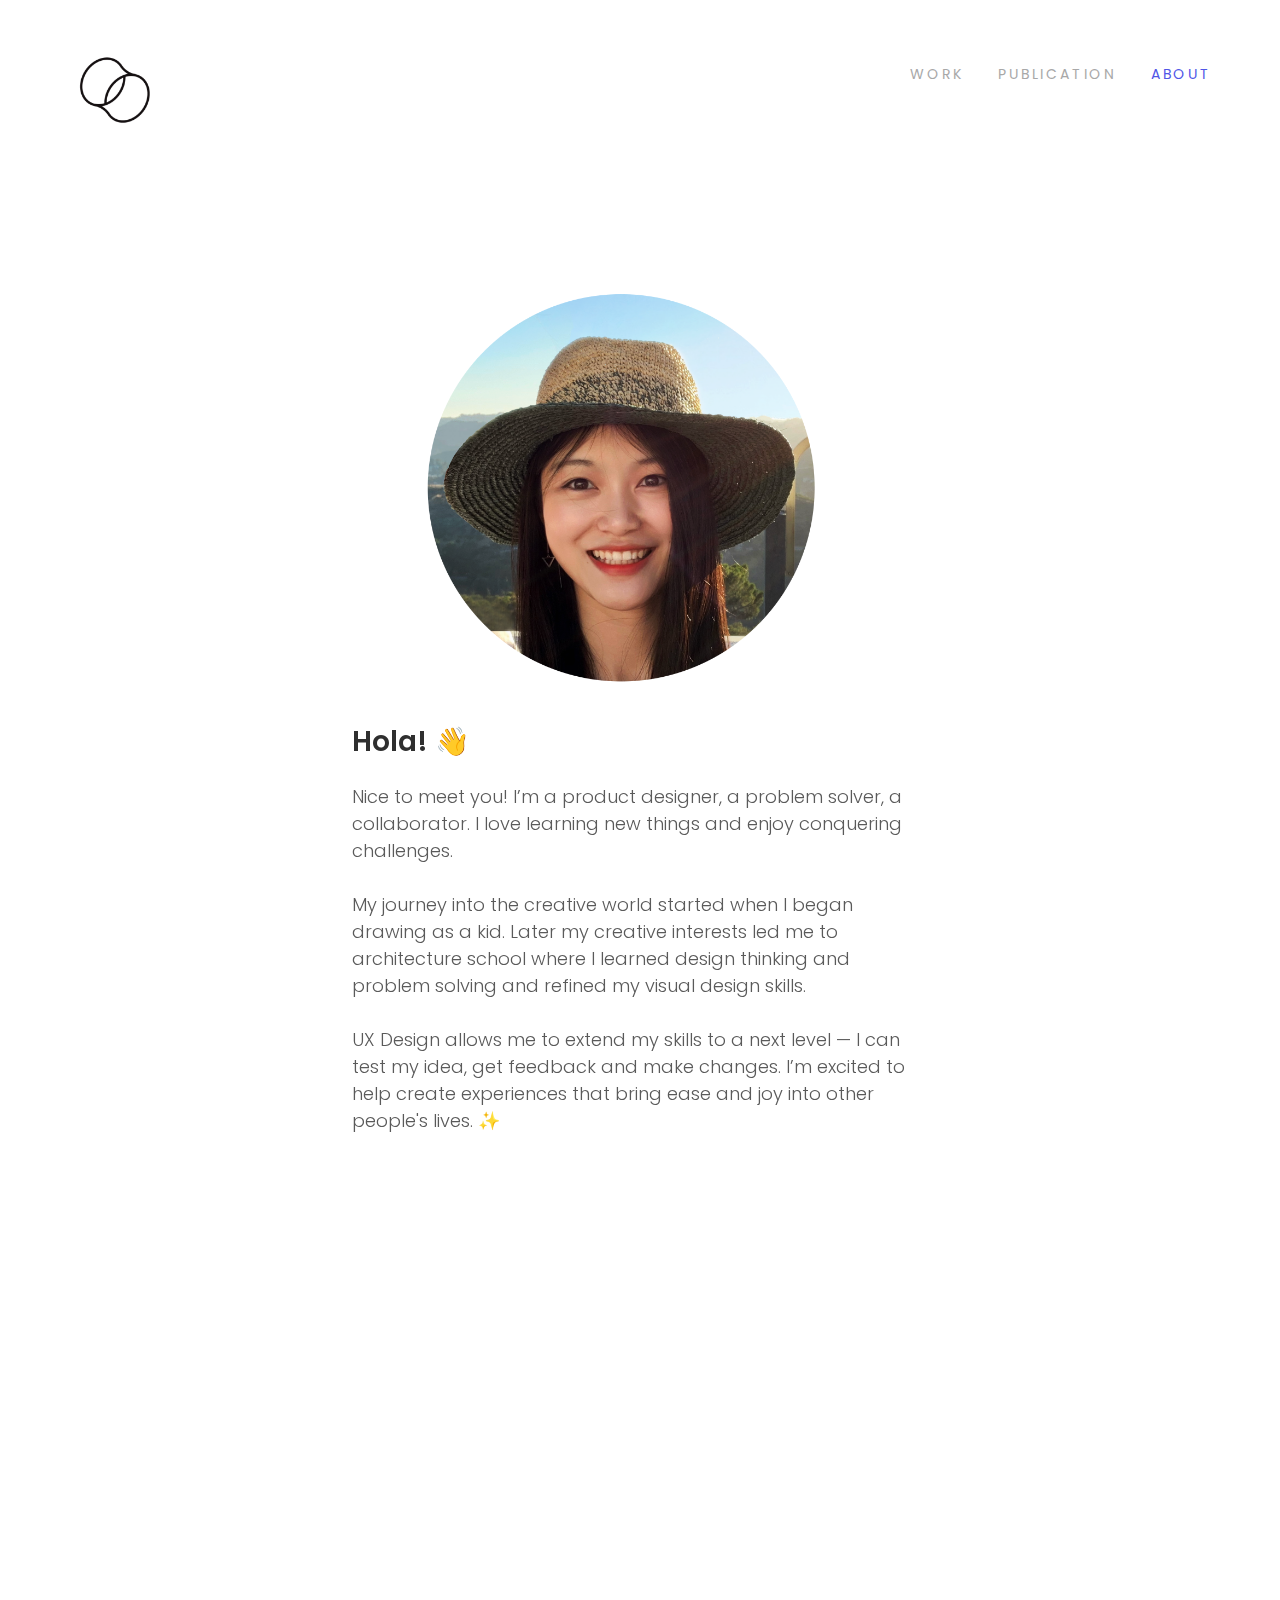
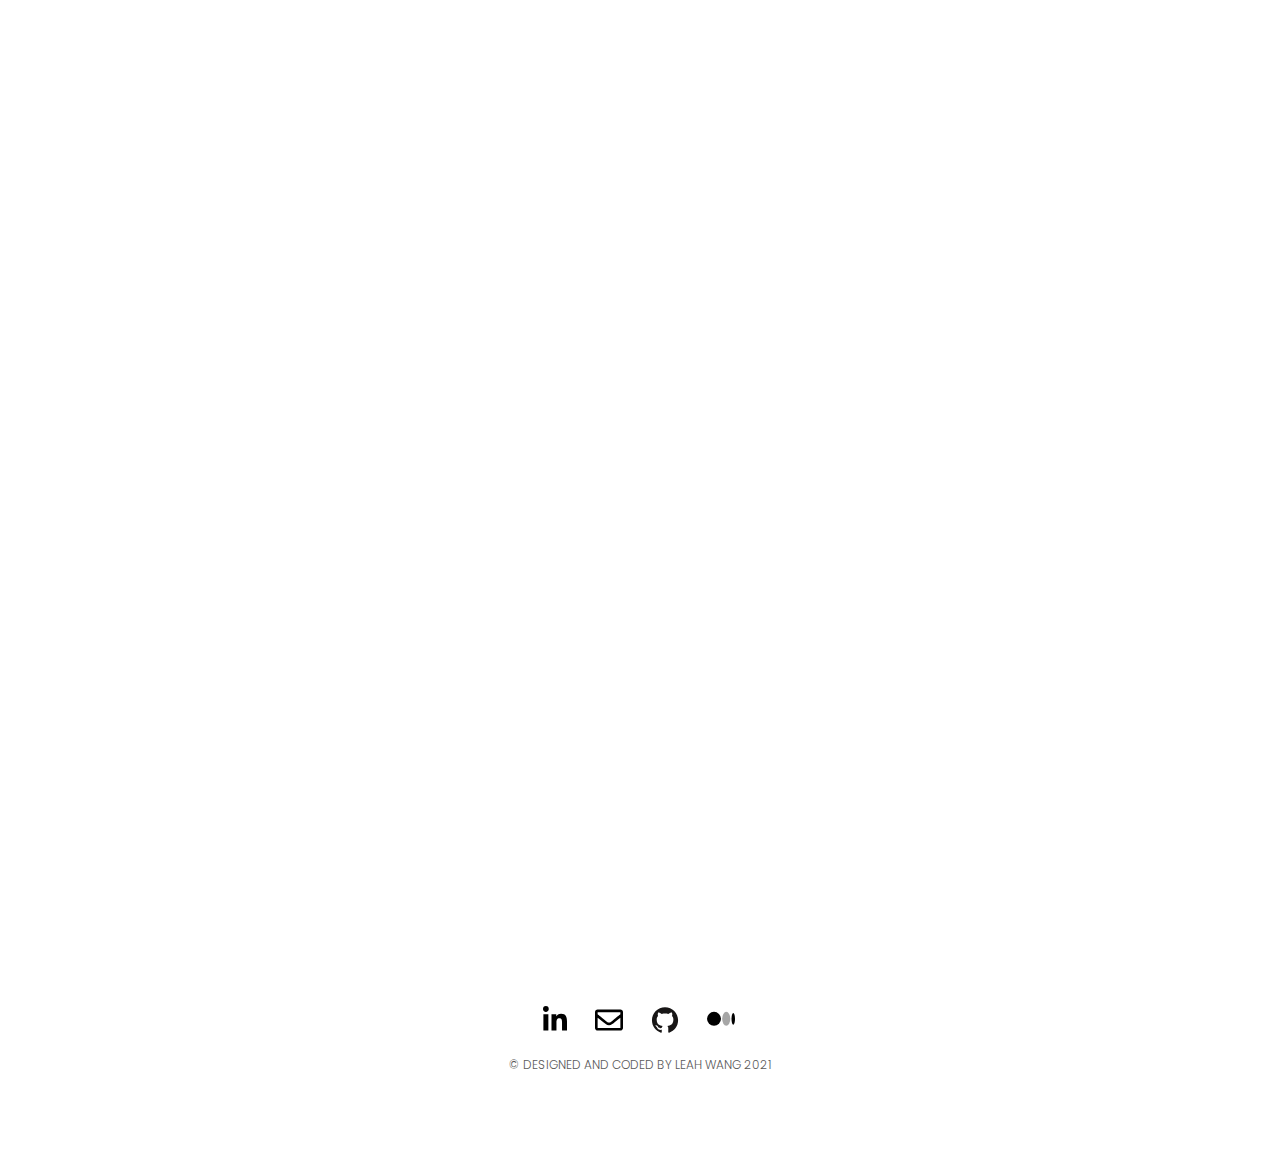
<file: about-responsive.html>
<!DOCTYPE html>
<meta charset="UTF-8">
<html>

<head>
    <title>About me</title>
    <link rel="stylesheet" href="about-responsive.css">
    <link href="https://fonts.googleapis.com/css2?family=Poppins:wght@300;400;600&display=swap" rel="stylesheet">
    <link href="https://fonts.googleapis.com/css2?family=Lato:ital,wght@0,300;0,400;0,700;1,400&display=swap" rel="stylesheet">
    <link rel="preconnect" href="https://fonts.gstatic.com">
    <link href="https://fonts.googleapis.com/css2?family=Ubuntu:wght@400;500;700&display=swap" rel="stylesheet">
    <link href="https://fonts.googleapis.com/css2?family=Source+Sans+Pro:wght@400;600;700&display=swap" rel="stylesheet">
    <link href="https://fonts.googleapis.com/css2?family=Roboto+Mono:wght@300;400;500&display=swap" rel="stylesheet">
    <script src="https://ajax.googleapis.com/ajax/libs/jquery/3.5.1/jquery.min.js"></script>
    <script src="./about.js"></script>
    <link href="https://unpkg.com/aos@2.3.1/dist/aos.css" rel="stylesheet">
    <link rel="icon" href="LOGO.png">
    <script src="https://unpkg.com/aos@2.3.1/dist/aos.js"></script>
    <link href="https://cdn.jsdelivr.net/npm/bootstrap@5.0.0-beta1/dist/css/bootstrap.min.css" rel="stylesheet" integrity="sha384-giJF6kkoqNQ00vy+HMDP7azOuL0xtbfIcaT9wjKHr8RbDVddVHyTfAAsrekwKmP1" crossorigin="anonymous">
    <script src="https://cdn.jsdelivr.net/npm/bootstrap@5.0.0-beta1/dist/js/bootstrap.bundle.min.js" integrity="sha384-ygbV9kiqUc6oa4msXn9868pTtWMgiQaeYH7/t7LECLbyPA2x65Kgf80OJFdroafW" crossorigin="anonymous"></script>
    <!-- Global site tag (gtag.js) - Google Analytics -->
    <script async src="https://www.googletagmanager.com/gtag/js?id=G-48LP7WX0Y3"></script>
    <script>
        window.dataLayer = window.dataLayer || [];

        function gtag() {
            dataLayer.push(arguments);
        }
        gtag('js', new Date());

        gtag('config', 'G-48LP7WX0Y3');
    </script>
</head>
<div class="topbanner">
    <div class="mylogo">
        <img src="LOGO.png" alt="logo">
    </div>
    <nav id="nav">
        <a href="index.html">WORK</a>
        <a href="Publication.html">PUBLICATION</a>
        <a href="about-responsive.html" style="color:#5056E7">ABOUT</a>
    </nav>

</div>

<div>
    <div class="row" data-aos="fade-up" data-aos-duration="1200" data-aos-delay="200" data-aos-easing="ease-out">
        <div class="col-xl-3" id="profileimage">
            <img src="me-circle.png" alt="leahwang">
        </div>
        <div class="col-xl-8">
            <div class="introductiontext">
                <h2 id="holatitle">Hola! 👋<br></h2>
                <h4>Nice to meet you! I’m a product designer, a problem solver, a collaborator. I love learning new things and enjoy conquering challenges.<br><br> My journey into the creative world started when I began drawing as a kid. Later my creative
                    interests led me to architecture school where I learned design thinking and problem solving and refined my visual design skills.<br><br> UX Design allows me to extend my skills to a next level — I can test my idea, get feedback and
                    make changes. I’m excited to help create experiences that bring ease and joy into other people's lives. ✨
                    <br><br></h4>
            </div>
        </div>

    </div>
    <div class="row" data-aos="fade-up" data-aos-duration="1200" data-aos-delay="200" data-aos-easing="ease-out">

        <div class="introductiontext">
            <div class="section">
                <div class="title-bar">
                </div>
                <h2>Skills <br></h2>
                <h4>Learning new things is fun! In addition to UX design, I also code, illustrate, make videos, and build digital 3D models.<br><br></h4>
                <h5><span id="skilltitle">UX/UI </span><br>Figma, Sketch, Adobe XD, InVision, Principle, Balsamiq<br><span id="skilltitle">Programming</span><br> HTML, CSS, Bootstrap, Javascript, jquery<br><span id="skilltitle">2D Graphic</span><br>Adobe
                    Suite (Illustrator, Photoshop, InDesign, After Effects), AutoCAD, ArcGIS<br><span id="skilltitle">3D Modelling </span><br>Rhino, Unity, Grasshopper, Sketchup, Revit,3Dmax Studio<br><span id="skilltitle">Video Editing and Animation</span><br>                    After Effects, Premiere Pro <br><span id="skilltitle">Exploratory Research </span><br> Affinity Mapping, Competitive Analysis, Contextual Inquiry, Survey <br><span id="skilltitle">Evaluative Research</span><br> A/B Testing, Content
                    Analysis, Usability Testing</h5>
            </div>
            <div class="section">
                <div class="title-bar">
                </div>
                <div>
                    <h2>Things I love <br></h2>
                    <h3>☕ &nbsp;&nbsp;🎨&nbsp;&nbsp;🎵&nbsp;&nbsp;📖&nbsp;&nbsp;🎮&nbsp;&nbsp;🏃&nbsp;&nbsp;🌇</h3>
                    <h4><a href="https://leahfuwang.com/" id="externallink">You can also find my architecture design work here</a><a id="linkicon" href="https://leahfuwang.com/">↗</a></h4>
                    <h4><a href="resume_leahwang.pdf" id="externallink"> Check out my resume </a><a id="linkicon" href="resume_leahwang.pdf">↗</a></h4>
                    <br> <br>
                    <h2>About the Site <br></h2>
                    <h4>This site is designed and built from scratch with the power of HTML, CSS, Bootstrap, Javascript, and jQuery.</h4>


                </div>
            </div>

        </div>
    </div>
    <div class="bottominfo">
        <div>
            <a href="https://www.linkedin.com/in/leah-fu-wang/"><img src="linkedin-in-brands.svg" id="linkedinpng"></a>&nbsp;&nbsp;&nbsp;&nbsp;
            <a href="mailto:fw2286@columbia.edu"><img src="envelope-regular.svg" id="emailpng"></a>&nbsp;&nbsp;&nbsp;&nbsp;
            <a href="https://github.com/leah-wang-design"><img src="github-01.svg" id="githubpng"></a>&nbsp;&nbsp;&nbsp;&nbsp;
            <a href="https://medium.com/@leahwangdesign"><img src="medium.svg" id="mediumpng"></a>
            <br><br>
        </div>
        <div>
            <h5>&copy; Designed and Coded by leah wang <span id="year">2021</span></h5>
        </div>
    </div>

    <div class="loader-wrapper">
        <svg class="tea" width='37' height='48' viewbox='0 0 37 48' fill='none' xmlns='http://www.w3.org/2000/svg'> 
        <path d="M27.0819 17H3.02508C1.91076 17 1.01376 17.9059 1.0485 19.0197C1.15761 22.5177 1.49703 29.7374 2.5 34C4.07125 40.6778 7.18553 44.8868 8.44856 46.3845C8.79051 46.79 9.29799 47 9.82843 47H20.0218C20.639 47 21.2193 46.7159 21.5659 46.2052C22.6765 44.5687 25.2312 40.4282 27.5 34C28.9757 29.8188 29.084 22.4043 29.0441 18.9156C29.0319 17.8436 28.1539 17 27.0819 17Z" stroke="var(--secondary)" stroke-width="2"></path>
        <path d="M29 23.5C29 23.5 34.5 20.5 35.5 25.4999C36.0986 28.4926 34.2033 31.5383 32 32.8713C29.4555 34.4108 28 34 28 34" stroke="var(--secondary)" stroke-width="2"></path>
        <path id="teabag" fill="var(--secondary)" fill-rule="evenodd" clip-rule="evenodd" d="M16 25V17H14V25H12C10.3431 25 9 26.3431 9 28V34C9 35.6569 10.3431 37 12 37H18C19.6569 37 21 35.6569 21 34V28C21 26.3431 19.6569 25 18 25H16ZM11 28C11 27.4477 11.4477 27 12 27H18C18.5523 27 19 27.4477 19 28V34C19 34.5523 18.5523 35 18 35H12C11.4477 35 11 34.5523 11 34V28Z"></path>
        <path id="steamL" d="M17 1C17 1 17 4.5 14 6.5C11 8.5 11 12 11 12" stroke-width="2" stroke-linecap="round" stroke-linejoin="round" stroke="var(--secondary)"></path>
        <path id="steamR" d="M21 6C21 6 21 8.22727 19 9.5C17 10.7727 17 13 17 13" stroke="var(--secondary)" stroke-width="2" stroke-linecap="round" stroke-linejoin="round"></path>
   
   </svg>
    </div>
</div>

</html>
</file>
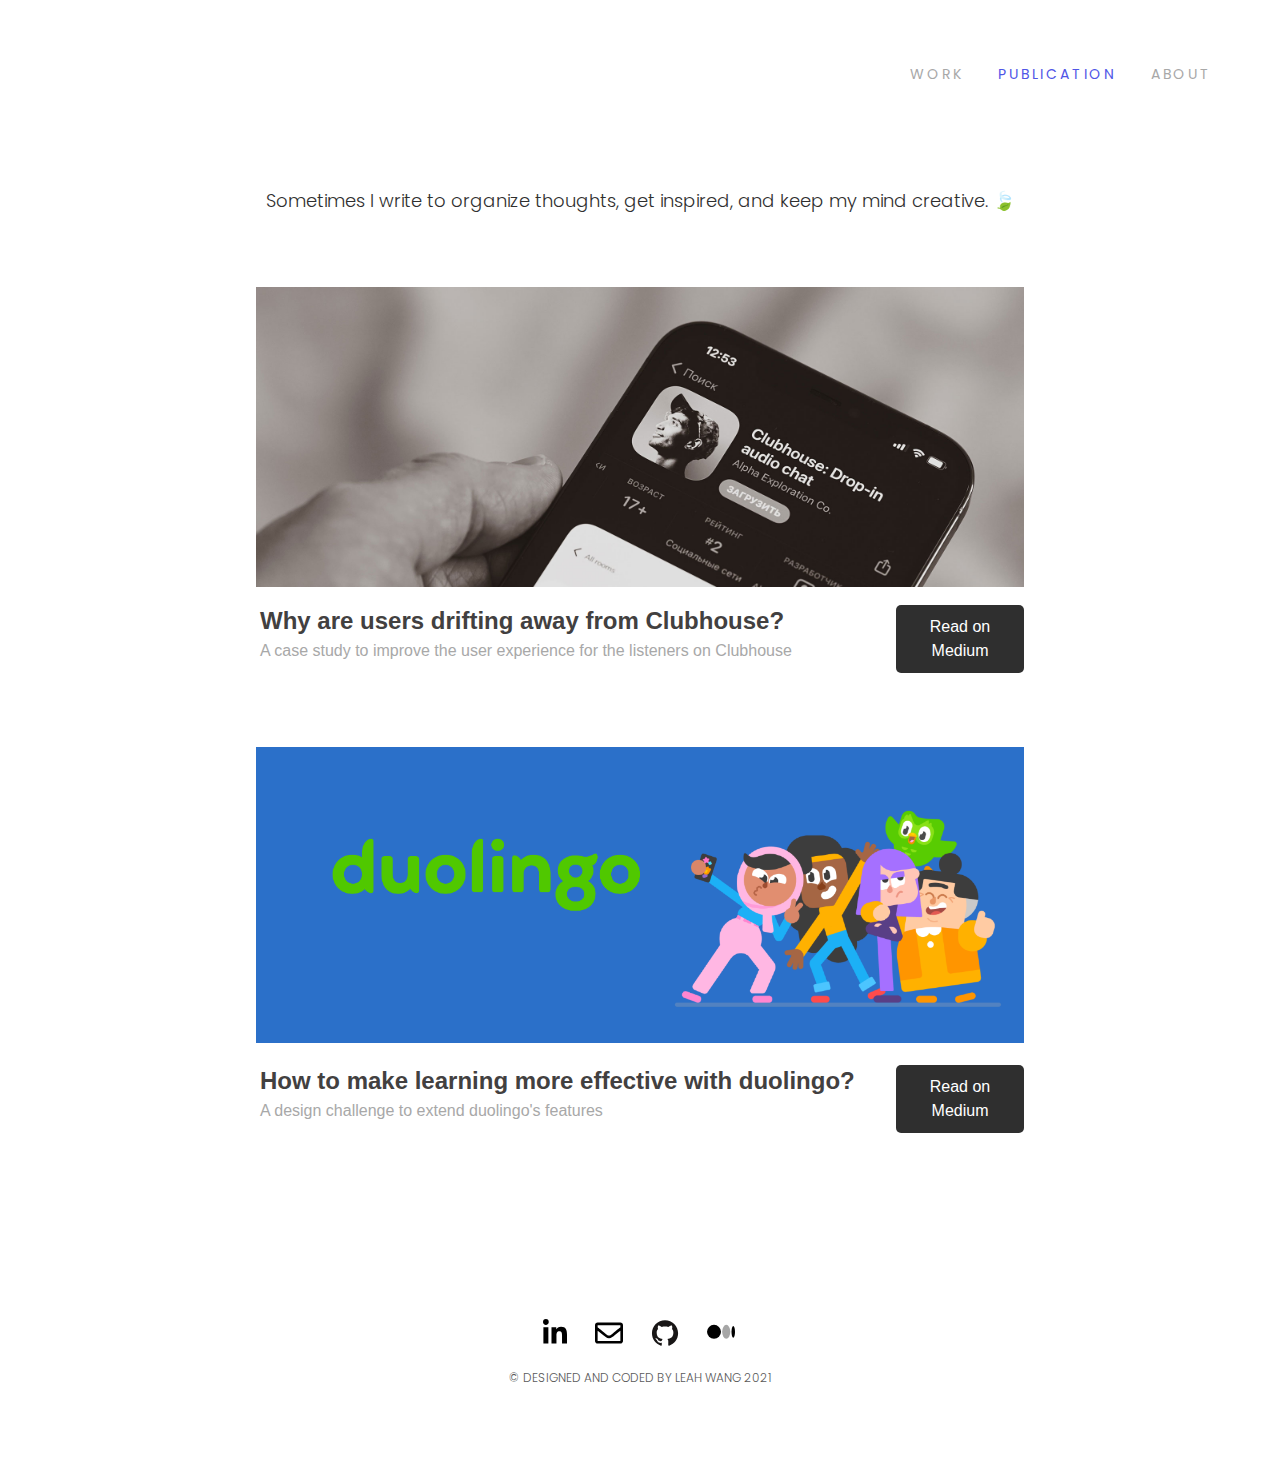
<file: Publication.html>
<!DOCTYPE html>
<meta charset="UTF-8">
<html>

<head>
    <title>Leah Wang</title>
    <link rel="stylesheet" href="Publication.css">
    <link href="https://fonts.googleapis.com/css2?family=Poppins:wght@300;400;600;700&display=swap" rel="stylesheet">
    <link href="https://fonts.googleapis.com/css2?family=Lato:ital,wght@0,400;0,700;1,400&display=swap" rel="stylesheet">
    <link rel="preconnect" href="https://fonts.gstatic.com">
    <link href="https://fonts.googleapis.com/css2?family=Ubuntu:wght@400;500;700&display=swap" rel="stylesheet">
    <link href="https://fonts.googleapis.com/css2?family=Source+Sans+Pro:wght@400;600;700&display=swap" rel="stylesheet">
    <link href="https://fonts.googleapis.com/css2?family=Roboto+Mono:wght@300;400;500&display=swap" rel="stylesheet">
    <link href="https://fonts.googleapis.com/css2?family=Cormorant+Garamond:ital,wght@0,300;0,400;0,500;1,300;1,400;1,500;1,600;1,700&display=swap" rel="stylesheet">
    <script src="https://ajax.googleapis.com/ajax/libs/jquery/3.5.1/jquery.min.js"></script>
    <script src="Publication.js"></script>
    <link href="https://unpkg.com/aos@2.3.1/dist/aos.css" rel="stylesheet">
    <script src="https://unpkg.com/aos@2.3.1/dist/aos.js"></script>
    <link rel="icon" href="LOGO.png">
    <!-- Global site tag (gtag.js) - Google Analytics -->
    <script async src="https://www.googletagmanager.com/gtag/js?id=G-48LP7WX0Y3"></script>
    <script>
        window.dataLayer = window.dataLayer || [];

        function gtag() {
            dataLayer.push(arguments);
        }
        gtag('js', new Date());

        gtag('config', 'G-48LP7WX0Y3');
    </script>
</head>

<div class="topbanner">
    <div class="mylogo">
        <img src="LOGO.png" alt="logo">
    </div>
    <nav class="nav">
        <a href="index.html">WORK</a>
        <a href="publication.html" style="color:#5056E7">PUBLICATION</a>
        <a href="about-responsive.html">ABOUT</a>
    </nav>

</div>


<div class="introduction">

    <h4>Sometimes I write to organize thoughts, get inspired, and keep my mind creative. 🍃<br>


    </h4>
</div>

<div>
    <div class="firstproject">
        <a class="publishcontent" href="https://medium.com/@leahwangdesign/why-are-users-drifting-away-from-clubhouse-e82e74d865cf">
            <div class="workimage">
                <img src="Publication/clubhouse-iphone-android.jpg" alt="Clubhouse">
            </div>
            <div id="BGcolor">
            </div>
        </a>
    </div>

    <div class="description">
        <div id="title">

            <h2> Why are users drifting away from Clubhouse?</h2>
            <h4> A case study to improve the user experience for the listeners on Clubhouse</h5>
        </div>
        <div id="ReadCTA">
            <a href="https://medium.com/@leahwangdesign/why-are-users-drifting-away-from-clubhouse-e82e74d865cf">
                <h4 id="buttontext">Read on Medium</h4>
            </a>
        </div>
    </div>
</div>

<div>
    <div class="firstproject">
        <a class="publishcontent" href="https://bootcamp.uxdesign.cc/case-study-how-do-we-make-learning-languages-more-effective-52bebec2a906">
            <div class="workimage">
                <img src="Publication/duolingoCover.png" alt="duolingoCover">
            </div>
            <div id="BGcolor">
            </div>
        </a>
    </div>

    <div class="description">
        <div id="title">

            <h2> How to make learning more effective with duolingo?</h2>
            <h4> A design challenge to extend duolingo's features</h5>
        </div>
        <div id="ReadCTA">
            <a href="https://bootcamp.uxdesign.cc/case-study-how-do-we-make-learning-languages-more-effective-52bebec2a906">
                <h4 id="buttontext">Read on Medium</h4>
            </a>
        </div>
    </div>
</div>

<div class="bottominfo">
    <div>
        <a href="https://www.linkedin.com/in/leah-fu-wang/"><img src="linkedin-in-brands.svg" id="linkedinpng"></a>&nbsp;&nbsp;&nbsp;&nbsp;
        <a href="mailto:fw2286@columbia.edu"><img src="envelope-regular.svg" id="emailpng"></a>&nbsp;&nbsp;&nbsp;&nbsp;
        <a href="https://github.com/leah-wang-design"><img src="github-01.svg" id="githubpng"></a>&nbsp;&nbsp;&nbsp;&nbsp;
        <a href="https://medium.com/@leahwangdesign"><img src="medium.svg" id="mediumpng"></a>
        <br><br>
    </div>
    <div>
        <h5>&copy; Designed and Coded by leah wang <span id="year">2021</span></h5>
    </div>
</div>
</div>
<div class="loader-wrapper">
    <svg class="tea" width='37' height='48' viewbox='0 0 37 48' fill='none' xmlns='http://www.w3.org/2000/svg'> 
        <path d="M27.0819 17H3.02508C1.91076 17 1.01376 17.9059 1.0485 19.0197C1.15761 22.5177 1.49703 29.7374 2.5 34C4.07125 40.6778 7.18553 44.8868 8.44856 46.3845C8.79051 46.79 9.29799 47 9.82843 47H20.0218C20.639 47 21.2193 46.7159 21.5659 46.2052C22.6765 44.5687 25.2312 40.4282 27.5 34C28.9757 29.8188 29.084 22.4043 29.0441 18.9156C29.0319 17.8436 28.1539 17 27.0819 17Z" stroke="var(--secondary)" stroke-width="2"></path>
        <path d="M29 23.5C29 23.5 34.5 20.5 35.5 25.4999C36.0986 28.4926 34.2033 31.5383 32 32.8713C29.4555 34.4108 28 34 28 34" stroke="var(--secondary)" stroke-width="2"></path>
        <path id="teabag" fill="var(--secondary)" fill-rule="evenodd" clip-rule="evenodd" d="M16 25V17H14V25H12C10.3431 25 9 26.3431 9 28V34C9 35.6569 10.3431 37 12 37H18C19.6569 37 21 35.6569 21 34V28C21 26.3431 19.6569 25 18 25H16ZM11 28C11 27.4477 11.4477 27 12 27H18C18.5523 27 19 27.4477 19 28V34C19 34.5523 18.5523 35 18 35H12C11.4477 35 11 34.5523 11 34V28Z"></path>
        <path id="steamL" d="M17 1C17 1 17 4.5 14 6.5C11 8.5 11 12 11 12" stroke-width="2" stroke-linecap="round" stroke-linejoin="round" stroke="var(--secondary)"></path>
        <path id="steamR" d="M21 6C21 6 21 8.22727 19 9.5C17 10.7727 17 13 17 13" stroke="var(--secondary)" stroke-width="2" stroke-linecap="round" stroke-linejoin="round"></path>
   
   </svg>
</div>
</div>

</html>
</file>
<file: about-responsive.css>
body {
    margin: 0;
}

.topbanner {
    display: grid;
    grid-template-columns: 1fr 1fr;
}

.mylogo {
    text-align: left;
    padding-top: 40px;
    padding-left: 65px;
}

.mylogo img {
    height: 100px;
}

#nav {
    color: #BBBBBB;
    text-align: right;
    font-family: 'Poppins', sans-serif;
    font-weight: 400;
    font-size: 14px;
    letter-spacing: .2em;
    word-spacing: 1.5em;
    padding: 1em;
    margin: 50px 50px 50px 50px;
    height: 10%;
}

a:link,
a:visited {
    text-decoration: none;
    color: #a8a8a8;
    padding: 0 0.3em 0 0.2em;
}

#externallink {
    color: #2f2f2f !important;
}

#linkicon {
    font-weight: 700;
    font-size: 18px;
    color: #2f2f2f;
}

#linkicon:hover {
    font-weight: 700;
    font-size: 24px;
    color: #5056E7;
}

a:hover,
a:active {
    text-decoration: none;
    color: #5056E7
}

.row {
    margin-top: 100px !important;
    padding-left: 25%;
    padding-right: 28%;
    /* width: 60%; */
}

.title-bar {
    height: 35px;
    width: 40px !important;
    border-top: 1.5px solid #2f2f2f;
}

#profileimage img {
    display: block;
    padding-top: 20px;
    margin-right: auto !important;
    margin-left: auto !important;
    width: 70%;
}

.introductiontext {
    padding-left: 2em;
    padding-top: 30px;
}

.introductiontext h4 {
    font-size: 18px;
    font-family: "Poppins", Helvetica, Arial, serif;
    color: #5a5a5a;
    font-weight: 300;
    line-height: 1.5;
    margin: 0px;
    text-align: left;
    line-height: 150%;
}

.introductiontext h5 {
    color: #2F2F2F;
    font-family: 'Lato', sans-serif;
    font-size: 18px;
    font-weight: 300;
    margin: 0px;
    text-align: left;
    line-height: 150%;
}

#skilltitle {
    color: #2F2F2F;
    font-family: 'Lato', sans-serif;
    font-size: 18px;
    font-weight: 600;
    margin: 0px;
    text-align: left;
    /* padding-top: 2rem; */
    line-height: 250%;
    vertical-align: bottom;
}

.holatitle h2 {
    padding-top: 40px;
}

.introductiontext h2 {
    font-family: 'Poppins', sans-serif !important;
    color: #2F2F2F;
    font-size: 28px !important;
    font-weight: 600 !important;
    padding-bottom: 20px;
    margin: 0px;
}

.introductiontext h3 {
    font-family: 'Poppins', sans-serif;
    color: #2F2F2F;
    font-size: 24px;
    padding-bottom: 10px;
    margin: 0px;
}

.section {
    margin-bottom: 4em;
}


/*this is for bottom info*/

.bottominfo {
    height: 28px;
    margin-top: 15% !important;
    text-align: center;
    position: relative;
    margin-bottom: 10% !important;
}

.bottominfo img {
    height: 28px;
    opacity: 1;
}

.bottominfo a:hover {
    text-decoration: none;
    color: #5056E7
}

.bottominfo h5 {
    color: #5a5a5a;
    text-transform: uppercase;
    font-family: 'Poppins', sans-serif!important;
    font-weight: 300!important;
    font-size: 12px!important;
    text-align: center;
    vertical-align: text-top;
    padding: 0;
    margin: 0px;
    text-align: center;
}

.loader-wrapper {
    width: 100%;
    height: 100%;
    position: fixed;
    top: 0;
    left: 0;
    background-color: #2f2f2f;
    display: flex;
    justify-content: center;
    align-items: center;
}

@media screen and (min-width: 1024px) {
    svg {
        transform: scale(1);
    }
}

@media screen and (max-width: 1024px) {
    svg {
        transform: scale(2.0);
    }
}

svg.tea {
    --secondary: white;
}

svg.tea #teabag {
    transform-origin: top center;
    transform: rotate(3deg);
    animation: swing 2s infinite;
}

svg.tea #steamL {
    stroke-dasharray: 13;
    stroke-dashoffset: 13;
    animation: steamLarge 2s infinite;
}

svg.tea #steamR {
    stroke-dasharray: 9;
    stroke-dashoffset: 9;
    animation: steamSmall 2s infinite;
}

@-moz-keyframes swing {
    50% {
        transform: rotate(-3deg);
    }
}

@-webkit-keyframes swing {
    50% {
        transform: rotate(-3deg);
    }
}

@-o-keyframes swing {
    50% {
        transform: rotate(-3deg);
    }
}

@keyframes swing {
    50% {
        transform: rotate(-3deg);
    }
}

@-moz-keyframes steamLarge {
    0% {
        stroke-dashoffset: 13;
        opacity: 0.6;
    }
    100% {
        stroke-dashoffset: 39;
        opacity: 0;
    }
}

@-webkit-keyframes steamLarge {
    0% {
        stroke-dashoffset: 13;
        opacity: 0.6;
    }
    100% {
        stroke-dashoffset: 39;
        opacity: 0;
    }
}

@-o-keyframes steamLarge {
    0% {
        stroke-dashoffset: 13;
        opacity: 0.6;
    }
    100% {
        stroke-dashoffset: 39;
        opacity: 0;
    }
}

@keyframes steamLarge {
    0% {
        stroke-dashoffset: 13;
        opacity: 0.6;
    }
    100% {
        stroke-dashoffset: 39;
        opacity: 0;
    }
}

@-moz-keyframes steamSmall {
    10% {
        stroke-dashoffset: 9;
        opacity: 0.6;
    }
    80% {
        stroke-dashoffset: 27;
        opacity: 0;
    }
    100% {
        stroke-dashoffset: 27;
        opacity: 0;
    }
}

@-webkit-keyframes steamSmall {
    10% {
        stroke-dashoffset: 9;
        opacity: 0.6;
    }
    80% {
        stroke-dashoffset: 27;
        opacity: 0;
    }
    100% {
        stroke-dashoffset: 27;
        opacity: 0;
    }
}

@-o-keyframes steamSmall {
    10% {
        stroke-dashoffset: 9;
        opacity: 0.6;
    }
    80% {
        stroke-dashoffset: 27;
        opacity: 0;
    }
    100% {
        stroke-dashoffset: 27;
        opacity: 0;
    }
}

@keyframes steamSmall {
    10% {
        stroke-dashoffset: 9;
        opacity: 0.6;
    }
    80% {
        stroke-dashoffset: 27;
        opacity: 0;
    }
    100% {
        stroke-dashoffset: 27;
        opacity: 0;
    }
}
</file>
<file: Publication.css>
body {
    margin: 0;
}

.topbanner {
    display: grid;
    grid-template-columns: 1fr 1fr;
}

.mylogo {
    text-align: left;
    padding-top: 40px;
    padding-left: 65px;
}

.nav {
    color: #BBBBBB;
    text-align: right;
    font-family: 'Poppins', sans-serif;
    font-weight: 400;
    font-size: 14px;
    letter-spacing: .2em;
    word-spacing: 1.5em;
    padding: 1em;
    margin: 50px 50px 50px 50px;
    height: 10%;
}

.mylogo img {
    display: none;
    height: 100px;
}

a:link,
a:visited {
    text-decoration: none;
    color: #a8a8a8;
    padding: 0 0.3em 0 0.2em;
}

#externallink {
    color: #2f2f2f !important;
}

#linkicon {
    font-weight: 700;
    font-size: 18px;
    color: #2f2f2f;
}

#linkicon:hover {
    font-weight: 700;
    font-size: 24px;
    color: #5056E7;
}

.introduction {
    /* display: grid;
    grid-template-columns: 1fr 3fr; */
    width: 60%;
    height: 100px;
    /* background: #FAF9F8; */
    text-align: center;
    margin: auto;
    padding-top: 3%;
}

.introduction h3 {
    font-family: 'Poppins', Helvetica, Arial, serif;
    color: #333;
    font-size: 100px;
    font-weight: 600;
    margin-bottom: 0;
}

a:hover,
a:active {
    text-decoration: none;
    color: #5056E7
}

h2 {
    color: #424040;
    font-family: 'Helvetica', sans-serif !important;
    font-size: 24px !important;
    font-weight: 600 !important;
    margin: 0px !important;
    padding-top: 20px;
    padding-bottom: 4px;
    text-align: left !important;
    padding-left: 4px;
}

h4 {
    font-size: 18px;
    font-family: "Poppins", Helvetica, Arial, serif;
    color: #2f2f2f;
    font-weight: 300;
    line-height: 1.5;
    margin: 0px;
    line-height: 150%;
}

.description {
    position: relative;
    width: 60%;
    margin-left: 20%;
    margin-bottom: 80px;
    height: 80px;
    display: grid;
    grid-template-columns: 5fr 1fr;
}

.description h4 {
    color: #a8a8a8;
    font-family: 'SF Pro', sans-serif!important;
    font-weight: 400;
    font-size: 16px!important;
    text-align: left;
    vertical-align: text-top;
    margin: 0;
    padding-left: 4px;
}

h4#buttontext {
    color: white;
    background: #2f2f2f;
    padding: 10px 14px 10px 14px;
    font-weight: 400;
    text-align: center;
    vertical-align: middle;
    /* margin: 12px 0 0 0; */
    border-radius: 5px;
}

h4#comingson {
    color: white;
    background: #c0c0c0;
    padding: 10px 14px 10px 14px;
    font-weight: 400;
    text-align: center;
    vertical-align: middle;
    /* margin: 12px 0 0 0; */
    border-radius: 5px;
    margin-top: 16px;
}

#ReadCTA:hover #buttontext {
    color: black;
    background: #f3f3f3;
    font-weight: 400;
    transition: opacity .8s, transform .8s ease-out;
}

.firstproject {
    cursor: pointer;
    position: relative;
    width: 60%;
    margin: auto;
    height: 300px;
    overflow: hidden;
}

.firstproject a {
    padding: 0;
    margin: 0;
}

.firstproject img {
    /* display: block; */
    /* margin: auto; */
    max-width: 100%;
    /* margin-left: 5%; */
}

.overlaywork {
    position: absolute;
    top: 0;
    bottom: 0;
    left: 0;
    right: 0;
    height: 100%;
    width: 100%;
    opacity: 0;
    transition: .3s ease;
    /* background-color: #ffffff; */
    cursor: pointer;
    /* box-shadow: 0 12px 65px 2px rgb(41 99 255 / 0%), 0 1px 2px 1px rgb(41 99 255 / 0%); */
    box-shadow: 0 6px 30px 2px rgba(41, 99, 255, 0.12), 0 1px 2px 1px rgba(41, 99, 255, 0.05);
    transition: box-shadow .8s ease-in;
    -moz-transition: box-shadow .8s ease-in;
    -webkit-transition: box-shadow .8s ease-in;
    transition: opacity .8s, transform .8s;
}

.firstproject:hover {
    box-shadow: 0 10px 30px 8px rgba(41, 99, 255, 0.12), 0 1px 2px 1px rgba(41, 99, 255, 0.05);
    transition: box-shadow .6s ease-in;
    -moz-transition: box-shadow .8s ease-in;
    -webkit-transition: box-shadow .8s ease-in;
    transform: scaleX(1.006) scaleY(1.006);
}

#BGcolor {
    background-color: black;
    position: absolute;
    top: 0;
    bottom: 0;
    left: 0;
    right: 0;
    height: 100%;
    width: 100%;
    opacity: 0;
}

.firstproject:hover img {
    transform: scaleX(1.05) scaleY(1.05);
    transition: opacity .8s, transform .8s;
}

.firstproject:hover #BGcolor {
    opacity: 0.2;
}


/*this is for bottom info*/

.bottominfo {
    height: 28px;
    margin-top: 15%;
    text-align: center;
    position: relative;
    margin-bottom: 10%;
}

.bottominfo img {
    height: 28px;
    opacity: 1;
}

.bottominfo a:hover {
    text-decoration: none;
    color: #5056E7
}

.bottominfo h5 {
    color: #5a5a5a;
    text-transform: uppercase;
    font-family: 'Poppins', sans-serif!important;
    font-weight: 300!important;
    font-size: 12px!important;
    text-align: center;
    vertical-align: text-top;
    padding: 0;
    margin: 0px;
    text-align: center;
}

.loader-wrapper {
    width: 100%;
    height: 100%;
    position: fixed;
    top: 0;
    left: 0;
    background-color: #2f2f2f;
    display: flex;
    justify-content: center;
    align-items: center;
}

@media screen and (min-width: 1024px) {
    svg {
        transform: scale(1);
    }
}

@media screen and (max-width: 1024px) {
    svg {
        transform: scale(2.0);
    }
}

svg.tea {
    --secondary: #FFF5F4;
}

svg.tea #teabag {
    transform-origin: top center;
    transform: rotate(3deg);
    animation: swing 2s infinite;
}

svg.tea #steamL {
    stroke-dasharray: 13;
    stroke-dashoffset: 13;
    animation: steamLarge 2s infinite;
}

svg.tea #steamR {
    stroke-dasharray: 9;
    stroke-dashoffset: 9;
    animation: steamSmall 2s infinite;
}

@-moz-keyframes swing {
    50% {
        transform: rotate(-3deg);
    }
}

@-webkit-keyframes swing {
    50% {
        transform: rotate(-3deg);
    }
}

@-o-keyframes swing {
    50% {
        transform: rotate(-3deg);
    }
}

@keyframes swing {
    50% {
        transform: rotate(-3deg);
    }
}

@-moz-keyframes steamLarge {
    0% {
        stroke-dashoffset: 13;
        opacity: 0.6;
    }
    100% {
        stroke-dashoffset: 39;
        opacity: 0;
    }
}

@-webkit-keyframes steamLarge {
    0% {
        stroke-dashoffset: 13;
        opacity: 0.6;
    }
    100% {
        stroke-dashoffset: 39;
        opacity: 0;
    }
}

@-o-keyframes steamLarge {
    0% {
        stroke-dashoffset: 13;
        opacity: 0.6;
    }
    100% {
        stroke-dashoffset: 39;
        opacity: 0;
    }
}

@keyframes steamLarge {
    0% {
        stroke-dashoffset: 13;
        opacity: 0.6;
    }
    100% {
        stroke-dashoffset: 39;
        opacity: 0;
    }
}

@-moz-keyframes steamSmall {
    10% {
        stroke-dashoffset: 9;
        opacity: 0.6;
    }
    80% {
        stroke-dashoffset: 27;
        opacity: 0;
    }
    100% {
        stroke-dashoffset: 27;
        opacity: 0;
    }
}

@-webkit-keyframes steamSmall {
    10% {
        stroke-dashoffset: 9;
        opacity: 0.6;
    }
    80% {
        stroke-dashoffset: 27;
        opacity: 0;
    }
    100% {
        stroke-dashoffset: 27;
        opacity: 0;
    }
}

@-o-keyframes steamSmall {
    10% {
        stroke-dashoffset: 9;
        opacity: 0.6;
    }
    80% {
        stroke-dashoffset: 27;
        opacity: 0;
    }
    100% {
        stroke-dashoffset: 27;
        opacity: 0;
    }
}

@keyframes steamSmall {
    10% {
        stroke-dashoffset: 9;
        opacity: 0.6;
    }
    80% {
        stroke-dashoffset: 27;
        opacity: 0;
    }
    100% {
        stroke-dashoffset: 27;
        opacity: 0;
    }
}
</file>
